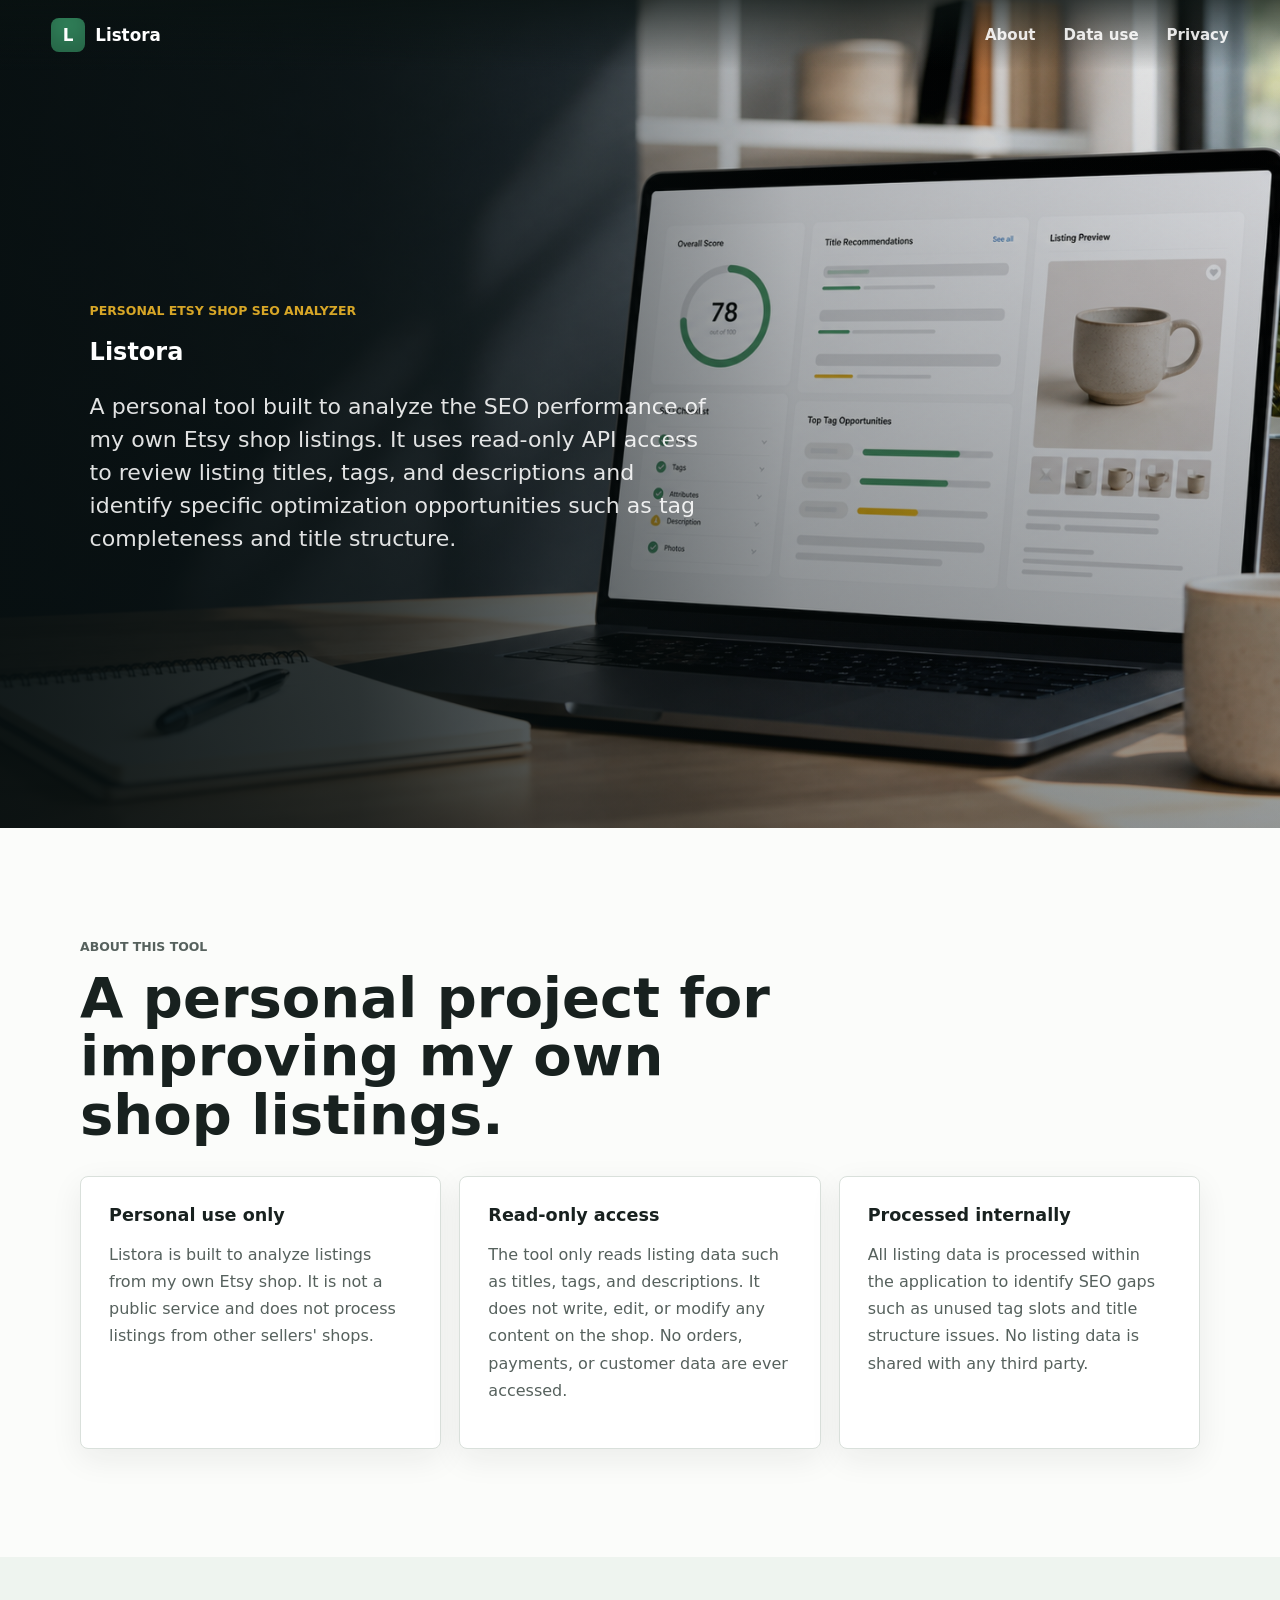
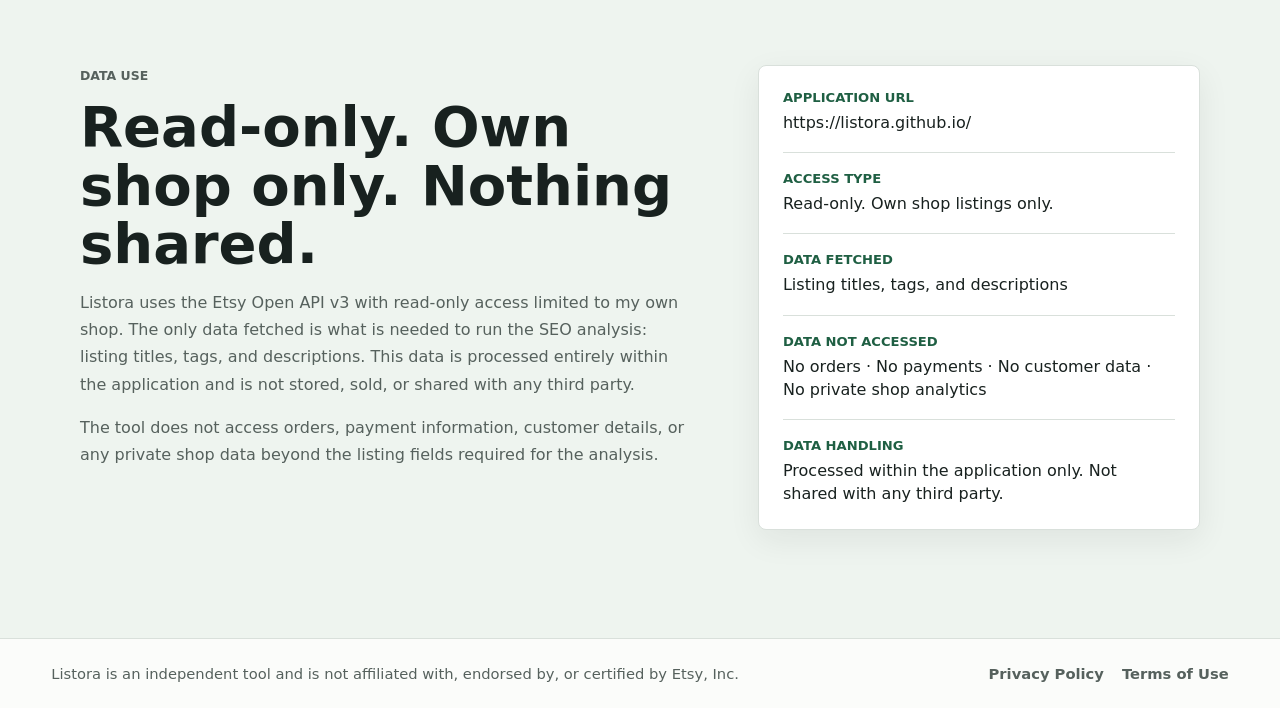
<file: index.html>
<!doctype html>
<html lang="en">
  <head>
    <meta charset="utf-8">
    <meta name="viewport" content="width=device-width, initial-scale=1">
    <title>Listora | Personal Etsy Shop SEO Analyzer</title>
    <meta
      name="description"
      content="Listora is a personal tool for analyzing the SEO performance of my own Etsy shop listings. It uses read-only access to fetch listing titles, tags, and descriptions to identify optimization opportunities."
    >
    <meta property="og:title" content="Listora | Personal Etsy Shop SEO Analyzer">
    <meta property="og:description" content="A personal tool for analyzing SEO performance of my own Etsy shop listings using read-only API access.">
    <meta property="og:type" content="website">
    <meta property="og:image" content="assets/listora-hero.png">
    <link rel="stylesheet" href="styles.css">
  </head>
  <body>
    <header class="site-header" aria-label="Primary">
      <a class="brand" href="index.html" aria-label="Listora home">
        <span class="brand-mark">L</span>
        <span>Listora</span>
      </a>
      <nav class="nav-links" aria-label="Site">
        <a href="#about">About</a>
        <a href="#data">Data use</a>
        <a href="privacy.html">Privacy</a>
      </nav>
    </header>

    <main>
      <!-- HERO -->
      <section class="hero" aria-labelledby="hero-title">
        <img class="hero-image" src="assets/listora-hero.png" alt="Laptop showing a listing SEO analysis dashboard">
        <div class="hero-overlay"></div>
        <div class="hero-content">
          <p class="eyebrow">Personal Etsy shop SEO analyzer</p>
          <h2 id="hero-title">Listora</h2>
          <p class="hero-copy">
            A personal tool built to analyze the SEO performance of my own Etsy shop listings.
            It uses read-only API access to review listing titles, tags, and descriptions and
            identify specific optimization opportunities such as tag completeness and title structure.
          </p>
        </div>
      </section>

      <!-- ABOUT -->
      <section class="section" id="about" aria-labelledby="about-title">
        <div class="section-inner">
          <div class="section-heading">
            <p class="eyebrow">About this tool</p>
            <h2 id="about-title">A personal project for improving my own shop listings.</h2>
          </div>
          <div class="problem-grid">
            <div class="problem-card">
              <h3>Personal use only</h3>
              <p>
                Listora is built to analyze listings from my own Etsy shop. It is not a public
                service and does not process listings from other sellers' shops.
              </p>
            </div>
            <div class="problem-card">
              <h3>Read-only access</h3>
              <p>
                The tool only reads listing data such as titles, tags, and descriptions. It does
                not write, edit, or modify any content on the shop. No orders, payments, or
                customer data are ever accessed.
              </p>
            </div>
            <div class="problem-card">
              <h3>Processed internally</h3>
              <p>
                All listing data is processed within the application to identify SEO gaps such
                as unused tag slots and title structure issues. No listing data is shared
                with any third party.
              </p>
            </div>
          </div>
        </div>
      </section>

      <!-- DATA USE -->
      <section class="section muted" id="data" aria-labelledby="data-title">
        <div class="section-inner split">
          <div>
            <p class="eyebrow">Data use</p>
            <h2 id="data-title">Read-only. Own shop only. Nothing shared.</h2>
            <p>
              Listora uses the Etsy Open API v3 with read-only access limited to my own shop.
              The only data fetched is what is needed to run the SEO analysis: listing titles,
              tags, and descriptions. This data is processed entirely within the application
              and is not stored, sold, or shared with any third party.
            </p>
            <p>
              The tool does not access orders, payment information, customer details, or any
              private shop data beyond the listing fields required for the analysis.
            </p>
          </div>
          <div class="status-panel" aria-label="API use details">
            <dl>
              <div>
                <dt>Application URL</dt>
                <dd>https://listora.github.io/</dd>
              </div>
              <div>
                <dt>Access type</dt>
                <dd>Read-only. Own shop listings only.</dd>
              </div>
              <div>
                <dt>Data fetched</dt>
                <dd>Listing titles, tags, and descriptions</dd>
              </div>
              <div>
                <dt>Data not accessed</dt>
                <dd>No orders · No payments · No customer data · No private shop analytics</dd>
              </div>
              <div>
                <dt>Data handling</dt>
                <dd>Processed within the application only. Not shared with any third party.</dd>
              </div>
            </dl>
          </div>
        </div>
      </section>
    </main>

    <footer class="footer">
      <p>Listora is an independent tool and is not affiliated with, endorsed by, or certified by Etsy, Inc.</p>
      <div>
        <a href="privacy.html">Privacy Policy</a>
        <a href="terms.html">Terms of Use</a>
      </div>
    </footer>

    <script src="script.js"></script>
  </body>
</html>
</file>
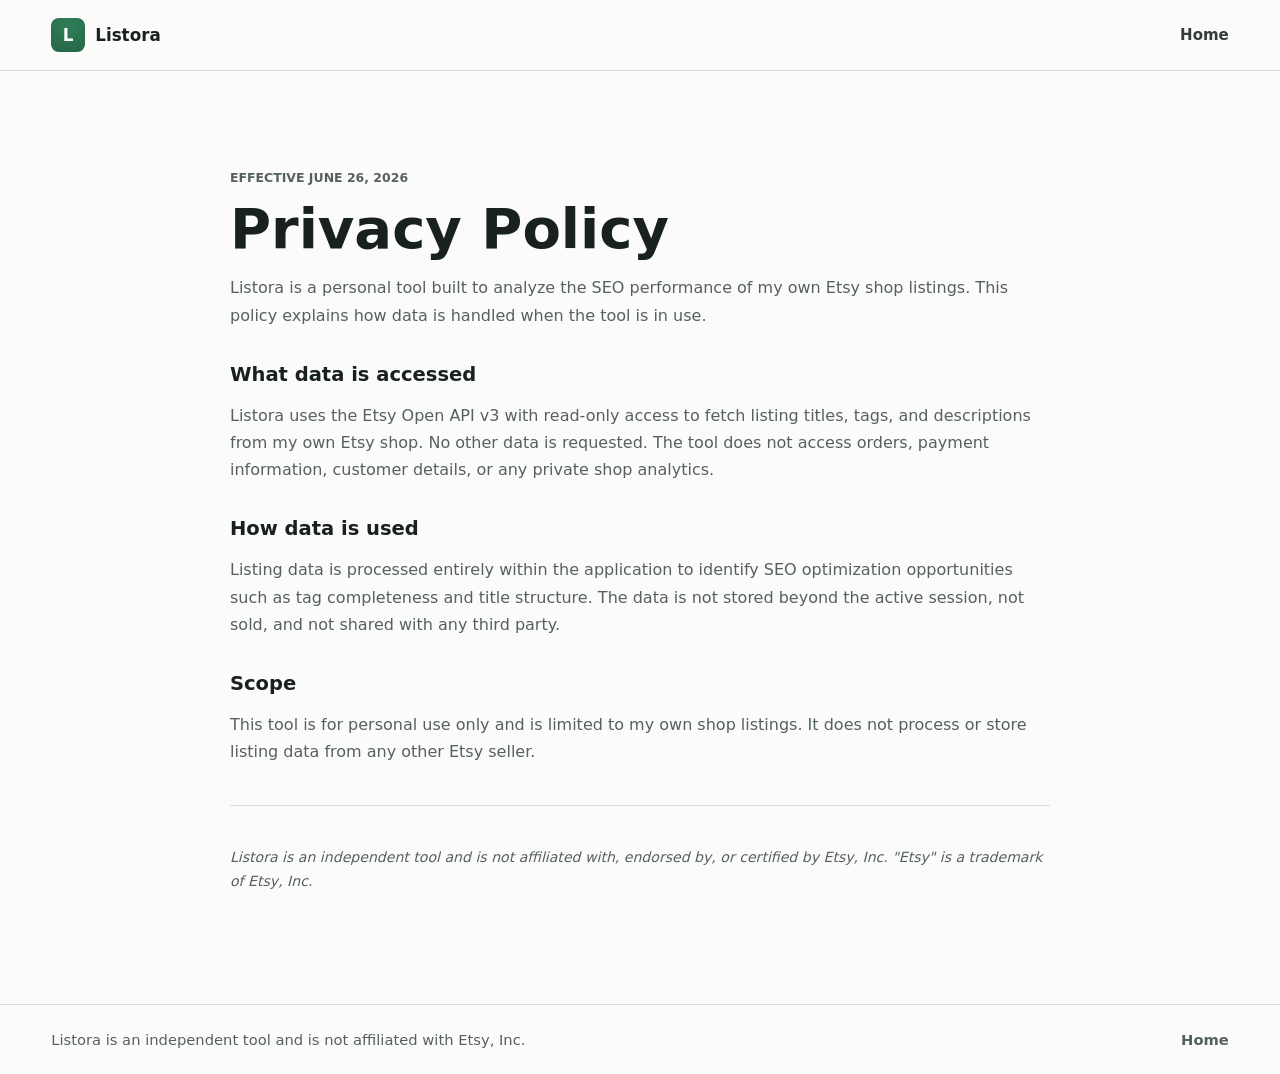
<file: privacy.html>
<!doctype html>
<html lang="en">
  <head>
    <meta charset="utf-8">
    <meta name="viewport" content="width=device-width, initial-scale=1">
    <title>Privacy Policy | Listora</title>
    <meta name="description" content="Privacy policy for Listora, a personal Etsy shop SEO analysis tool.">
    <link rel="stylesheet" href="styles.css">
  </head>
  <body class="document-page">
    <header class="site-header" aria-label="Primary">
      <a class="brand" href="index.html" aria-label="Listora home">
        <span class="brand-mark">L</span>
        <span>Listora</span>
      </a>
      <nav class="nav-links" aria-label="Site">
        <a href="index.html">Home</a>
      </nav>
    </header>

    <main class="document">
      <p class="eyebrow">Effective June 26, 2026</p>
      <h1>Privacy Policy</h1>
      <p>
        Listora is a personal tool built to analyze the SEO performance of my own Etsy shop
        listings. This policy explains how data is handled when the tool is in use.
      </p>

      <h2>What data is accessed</h2>
      <p>
        Listora uses the Etsy Open API v3 with read-only access to fetch listing titles, tags,
        and descriptions from my own Etsy shop. No other data is requested. The tool does not
        access orders, payment information, customer details, or any private shop analytics.
      </p>

      <h2>How data is used</h2>
      <p>
        Listing data is processed entirely within the application to identify SEO optimization
        opportunities such as tag completeness and title structure. The data is not stored
        beyond the active session, not sold, and not shared with any third party.
      </p>

      <h2>Scope</h2>
      <p>
        This tool is for personal use only and is limited to my own shop listings. It does not
        process or store listing data from any other Etsy seller.
      </p>

      <hr>
      <p class="doc-note">
        Listora is an independent tool and is not affiliated with, endorsed by, or certified
        by Etsy, Inc. "Etsy" is a trademark of Etsy, Inc.
      </p>
    </main>

    <footer class="footer">
      <p>Listora is an independent tool and is not affiliated with Etsy, Inc.</p>
      <div>
        <a href="index.html">Home</a>
      </div>
    </footer>
  </body>
</html>
</file>
<file: styles.css>
:root {
  color-scheme: light;
  --ink: #18211f;
  --muted: #56615d;
  --line: #d9e0db;
  --paper: #fbfcfa;
  --soft: #eef4ef;
  --green: #2f7d57;
  --green-dark: #1f5f43;
  --gold: #d7a627;
  --blue: #2e647a;
  --shadow: 0 18px 50px rgba(16, 29, 26, 0.16);
  font-family: Inter, ui-sans-serif, system-ui, -apple-system, BlinkMacSystemFont, "Segoe UI", sans-serif;
}

* {
  box-sizing: border-box;
}

html {
  scroll-behavior: smooth;
}

body {
  margin: 0;
  color: var(--ink);
  background: var(--paper);
}

a {
  color: inherit;
  text-decoration: none;
}

.site-header {
  position: fixed;
  top: 0;
  left: 0;
  right: 0;
  z-index: 10;
  display: flex;
  align-items: center;
  justify-content: space-between;
  gap: 24px;
  padding: 18px clamp(18px, 4vw, 56px);
  color: #ffffff;
  background: linear-gradient(180deg, rgba(9, 18, 17, 0.7), rgba(9, 18, 17, 0));
}

.document-page .site-header {
  position: sticky;
  color: var(--ink);
  background: rgba(251, 252, 250, 0.92);
  border-bottom: 1px solid var(--line);
  backdrop-filter: blur(16px);
}

.brand {
  display: inline-flex;
  align-items: center;
  gap: 10px;
  font-weight: 800;
  font-size: 1.05rem;
}

.brand-mark {
  display: inline-grid;
  place-items: center;
  width: 34px;
  height: 34px;
  border-radius: 8px;
  color: #ffffff;
  background: var(--green);
  box-shadow: inset 0 -10px 18px rgba(0, 0, 0, 0.18);
}

.nav-links {
  display: flex;
  align-items: center;
  gap: clamp(14px, 3vw, 28px);
  font-size: 0.94rem;
  font-weight: 650;
}

.nav-links a {
  opacity: 0.88;
}

.nav-links a:hover {
  opacity: 1;
}

.hero {
  position: relative;
  min-height: 92vh;
  display: grid;
  align-items: center;
  overflow: hidden;
  background: #111b1c;
}

.hero-image,
.hero-overlay {
  position: absolute;
  inset: 0;
}

.hero-image {
  width: 100%;
  height: 100%;
  object-fit: cover;
}

.hero-overlay {
  background:
    linear-gradient(90deg, rgba(7, 15, 16, 0.9) 0%, rgba(7, 15, 16, 0.76) 28%, rgba(7, 15, 16, 0.2) 62%, rgba(7, 15, 16, 0.05) 100%),
    linear-gradient(0deg, rgba(7, 15, 16, 0.4), rgba(7, 15, 16, 0));
}

.hero-content {
  position: relative;
  width: min(680px, calc(100% - 36px));
  margin-left: clamp(18px, 7vw, 96px);
  padding-top: 58px;
  color: #ffffff;
}

.eyebrow {
  margin: 0 0 12px;
  color: var(--gold);
  font-size: 0.78rem;
  font-weight: 800;
  letter-spacing: 0;
  text-transform: uppercase;
}

.hero h1 {
  margin: 0;
  font-size: clamp(4.25rem, 11vw, 8.75rem);
  line-height: 0.9;
  letter-spacing: 0;
}

.hero-copy {
  max-width: 620px;
  margin: 24px 0 28px;
  color: rgba(255, 255, 255, 0.88);
  font-size: clamp(1.08rem, 2.2vw, 1.38rem);
  line-height: 1.5;
}

.audit-form {
  width: min(620px, 100%);
}

.audit-form label {
  display: block;
  margin-bottom: 8px;
  color: rgba(255, 255, 255, 0.84);
  font-size: 0.9rem;
  font-weight: 750;
}

.form-row {
  display: grid;
  grid-template-columns: minmax(0, 1fr) auto;
  gap: 10px;
}

input,
button {
  min-height: 52px;
  border-radius: 8px;
  font: inherit;
}

input {
  width: 100%;
  border: 1px solid rgba(255, 255, 255, 0.32);
  padding: 0 16px;
  color: #ffffff;
  background: rgba(255, 255, 255, 0.12);
  outline: none;
  backdrop-filter: blur(10px);
}

input::placeholder {
  color: rgba(255, 255, 255, 0.58);
}

input:focus {
  border-color: rgba(255, 255, 255, 0.78);
  box-shadow: 0 0 0 4px rgba(47, 125, 87, 0.28);
}

button {
  border: 0;
  padding: 0 22px;
  color: #ffffff;
  background: var(--green);
  font-weight: 800;
  cursor: pointer;
  box-shadow: 0 14px 34px rgba(18, 82, 55, 0.36);
}

button:hover {
  background: var(--green-dark);
}

.form-note {
  min-height: 24px;
  margin: 12px 0 0;
  color: rgba(255, 255, 255, 0.76);
  font-size: 0.92rem;
  line-height: 1.45;
}

.section {
  padding: clamp(64px, 9vw, 108px) clamp(18px, 4vw, 56px);
}

.section-inner {
  width: min(1120px, 100%);
  margin: 0 auto;
}

.section-heading {
  max-width: 700px;
  margin-bottom: 32px;
}

.section h2,
.document h1 {
  margin: 0;
  color: var(--ink);
  font-size: clamp(2rem, 5vw, 3.5rem);
  line-height: 1.04;
  letter-spacing: 0;
}

.feature-grid {
  display: grid;
  grid-template-columns: repeat(3, minmax(0, 1fr));
  gap: 18px;
}

.feature-card,
.status-panel {
  border: 1px solid var(--line);
  border-radius: 8px;
  background: #ffffff;
  box-shadow: 0 10px 32px rgba(24, 33, 31, 0.07);
}

.feature-card {
  padding: 26px;
}

.step {
  color: var(--blue);
  font-weight: 850;
  font-size: 0.82rem;
}

.feature-card h3 {
  margin: 14px 0 10px;
  font-size: 1.25rem;
}

.feature-card p,
.section p,
.document p {
  color: var(--muted);
  line-height: 1.7;
}

.muted {
  background: var(--soft);
}

.split {
  display: grid;
  grid-template-columns: minmax(0, 1fr) minmax(320px, 0.72fr);
  gap: clamp(26px, 5vw, 64px);
  align-items: start;
}

.status-panel {
  padding: 24px;
}

.status-panel dl {
  display: grid;
  gap: 18px;
  margin: 0;
}

.status-panel div {
  padding-bottom: 18px;
  border-bottom: 1px solid var(--line);
}

.status-panel div:last-child {
  padding-bottom: 0;
  border-bottom: 0;
}

.status-panel dt {
  color: var(--green-dark);
  font-size: 0.82rem;
  font-weight: 850;
  text-transform: uppercase;
}

.status-panel dd {
  margin: 6px 0 0;
  color: var(--ink);
  line-height: 1.45;
}

.footer {
  display: flex;
  justify-content: space-between;
  gap: 24px;
  padding: 26px clamp(18px, 4vw, 56px);
  color: var(--muted);
  border-top: 1px solid var(--line);
  font-size: 0.92rem;
}

.footer p {
  margin: 0;
}

.footer div {
  display: flex;
  gap: 18px;
  font-weight: 750;
}

.section-intro {
  max-width: 660px;
  margin: 14px 0 0;
  color: var(--muted);
  font-size: 1.05rem;
  line-height: 1.7;
}

/* Problem section */
.problem-grid {
  display: grid;
  grid-template-columns: repeat(3, minmax(0, 1fr));
  gap: 18px;
}

.problem-card {
  padding: 28px;
  border: 1px solid var(--line);
  border-radius: 8px;
  background: #ffffff;
  box-shadow: 0 10px 32px rgba(24, 33, 31, 0.07);
}

.problem-card h3 {
  margin: 0 0 12px;
  font-size: 1.1rem;
  color: var(--ink);
}

/* Steps list */
.steps-list {
  display: grid;
  gap: 0;
}

.step-item {
  display: grid;
  grid-template-columns: 56px minmax(0, 1fr);
  gap: 24px;
  padding: 28px 0;
  border-bottom: 1px solid var(--line);
  align-items: start;
}

.step-item:last-child {
  border-bottom: 0;
}

.step-number {
  font-size: 2rem;
  font-weight: 900;
  color: var(--green);
  line-height: 1;
  padding-top: 4px;
}

.step-body h3 {
  margin: 0 0 10px;
  font-size: 1.18rem;
  color: var(--ink);
}

/* Comparison grid */
.comparison-grid {
  display: grid;
  grid-template-columns: repeat(3, minmax(0, 1fr));
  gap: 18px;
}

.comparison-card {
  padding: 28px;
  border: 1px solid var(--line);
  border-radius: 8px;
  background: #ffffff;
}

.comparison-card.highlight {
  border-color: var(--green);
  background: var(--green);
  color: #ffffff;
  box-shadow: 0 14px 40px rgba(18, 82, 55, 0.28);
}

.comparison-card h3 {
  margin: 0 0 12px;
  font-size: 1.1rem;
}

.comparison-card.highlight p {
  color: rgba(255, 255, 255, 0.88);
}

/* Pricing grid */
.pricing-grid {
  display: grid;
  grid-template-columns: repeat(3, minmax(0, 1fr));
  gap: 18px;
  align-items: start;
}

.pricing-card {
  padding: 28px;
  border: 1px solid var(--line);
  border-radius: 8px;
  background: #ffffff;
}

.pricing-card.featured {
  border-color: var(--green);
  box-shadow: 0 14px 40px rgba(18, 82, 55, 0.16);
}

.pricing-tier {
  font-size: 0.8rem;
  font-weight: 850;
  text-transform: uppercase;
  letter-spacing: 0.05em;
  color: var(--green-dark);
  margin-bottom: 10px;
}

.pricing-price {
  font-size: 2.25rem;
  font-weight: 900;
  color: var(--ink);
  margin-bottom: 20px;
  line-height: 1;
}

.pricing-price span {
  font-size: 1rem;
  font-weight: 500;
  color: var(--muted);
}

.pricing-features {
  margin: 0 0 20px;
  padding: 0;
  list-style: none;
  display: grid;
  gap: 10px;
}

.pricing-features li {
  padding-left: 20px;
  position: relative;
  color: var(--muted);
  font-size: 0.94rem;
  line-height: 1.5;
}

.pricing-features li::before {
  content: "✓";
  position: absolute;
  left: 0;
  color: var(--green);
  font-weight: 900;
}

.pricing-target {
  font-size: 0.85rem;
  color: var(--muted);
  font-style: italic;
  margin: 0;
  padding-top: 16px;
  border-top: 1px solid var(--line);
}

/* Document pages */
.document {
  width: min(820px, calc(100% - 36px));
  margin: 0 auto;
  padding: clamp(52px, 9vw, 96px) 0;
}

.document h2 {
  margin: 34px 0 8px;
  font-size: 1.22rem;
}

.document h3 {
  margin: 22px 0 6px;
  font-size: 1.02rem;
  color: var(--ink);
}

.document ul {
  padding-left: 22px;
  color: var(--muted);
  line-height: 1.7;
}

.document ul li {
  margin-bottom: 8px;
}

.document hr {
  margin: 40px 0;
  border: 0;
  border-top: 1px solid var(--line);
}

.doc-note {
  font-size: 0.88rem;
  color: var(--muted);
  font-style: italic;
}

@media (max-width: 820px) {
  .site-header {
    align-items: flex-start;
  }

  .nav-links {
    justify-content: flex-end;
    flex-wrap: wrap;
    gap: 10px 16px;
  }

  .hero {
    min-height: 96vh;
    align-items: end;
  }

  .hero-image {
    object-position: 64% center;
  }

  .hero-overlay {
    background:
      linear-gradient(180deg, rgba(7, 15, 16, 0.42) 0%, rgba(7, 15, 16, 0.88) 48%, rgba(7, 15, 16, 0.94) 100%),
      linear-gradient(90deg, rgba(7, 15, 16, 0.6), rgba(7, 15, 16, 0.18));
  }

  .hero-content {
    width: calc(100% - 36px);
    margin: 0 auto;
    padding: 136px 0 42px;
  }

  .form-row,
  .feature-grid,
  .split,
  .problem-grid,
  .comparison-grid,
  .pricing-grid {
    grid-template-columns: 1fr;
  }

  .step-item {
    grid-template-columns: 40px minmax(0, 1fr);
    gap: 16px;
  }

  button {
    width: 100%;
  }

  .footer {
    flex-direction: column;
  }
}

@media (max-width: 520px) {
  .site-header {
    position: absolute;
  }

  .document-page .site-header {
    position: sticky;
  }

  .brand span:last-child {
    display: none;
  }

  .nav-links {
    font-size: 0.86rem;
  }

  .hero h1 {
    font-size: 4.1rem;
  }
}
</file>
